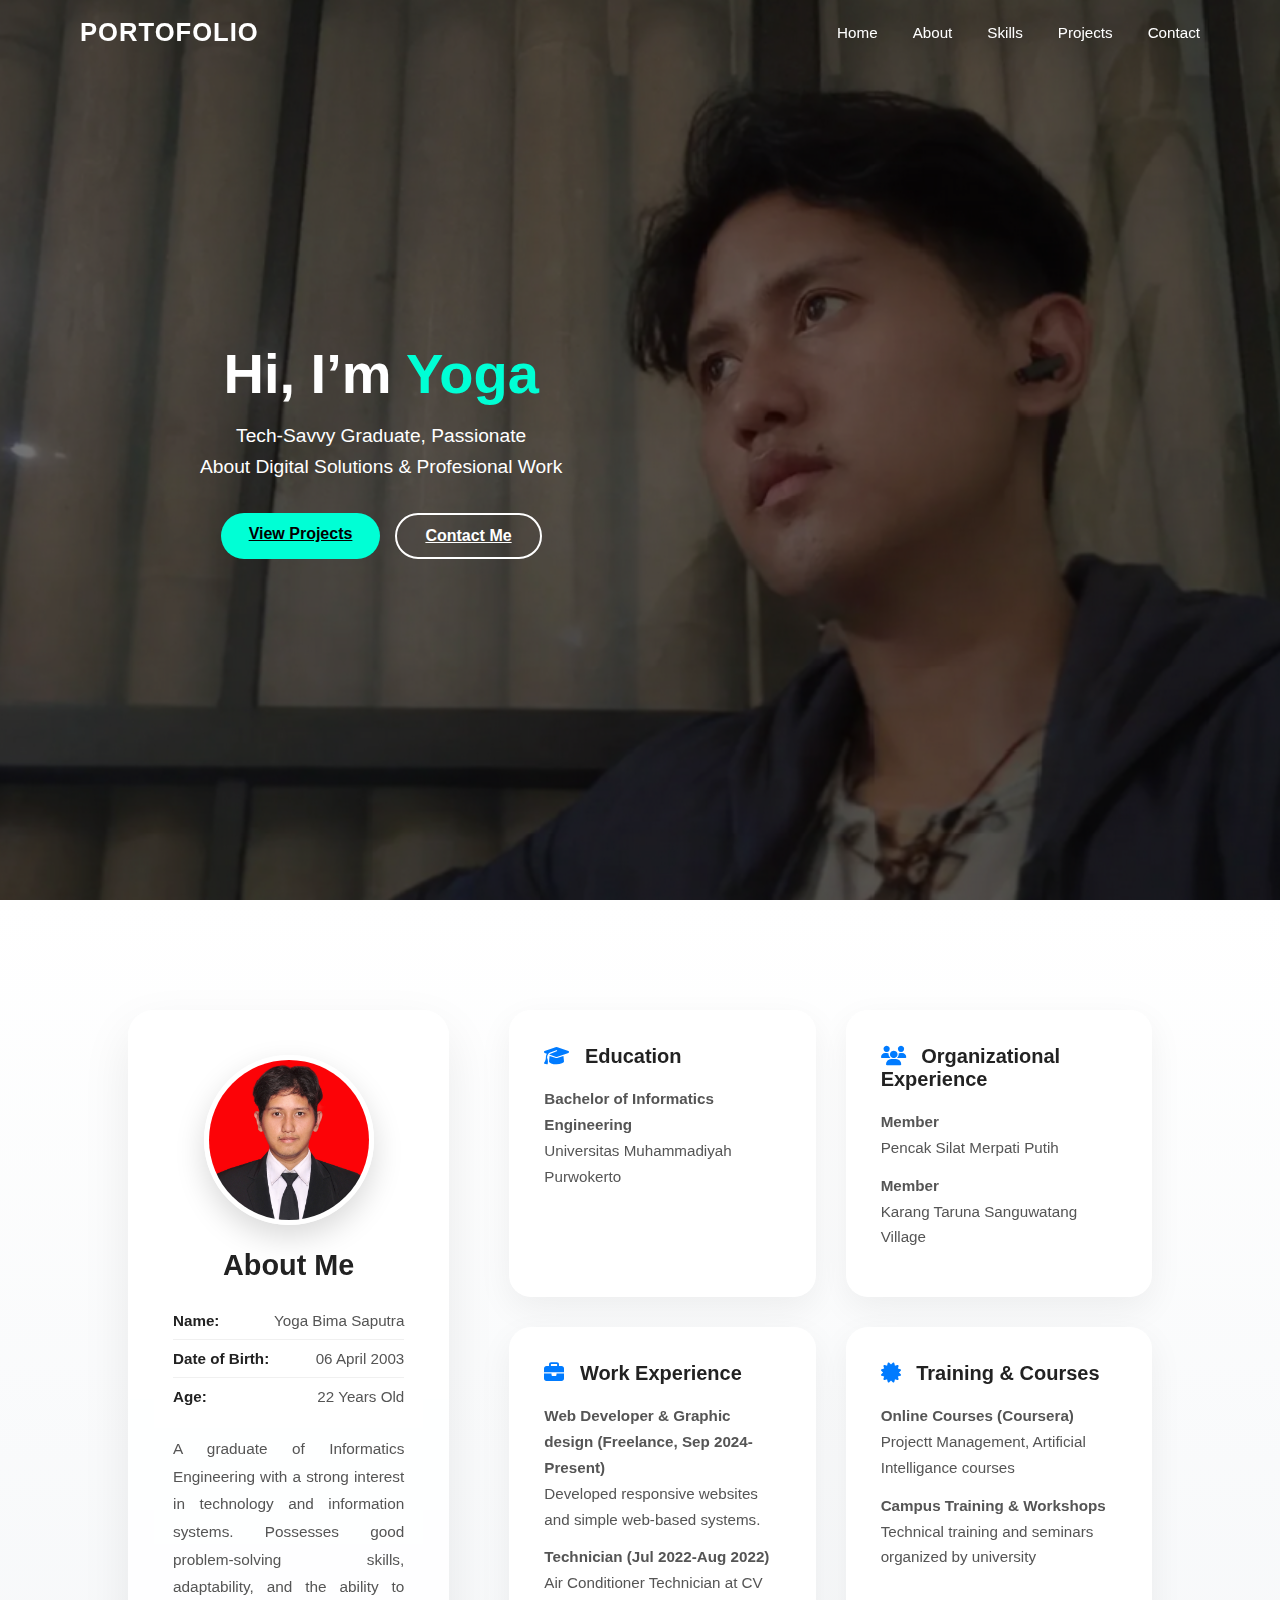
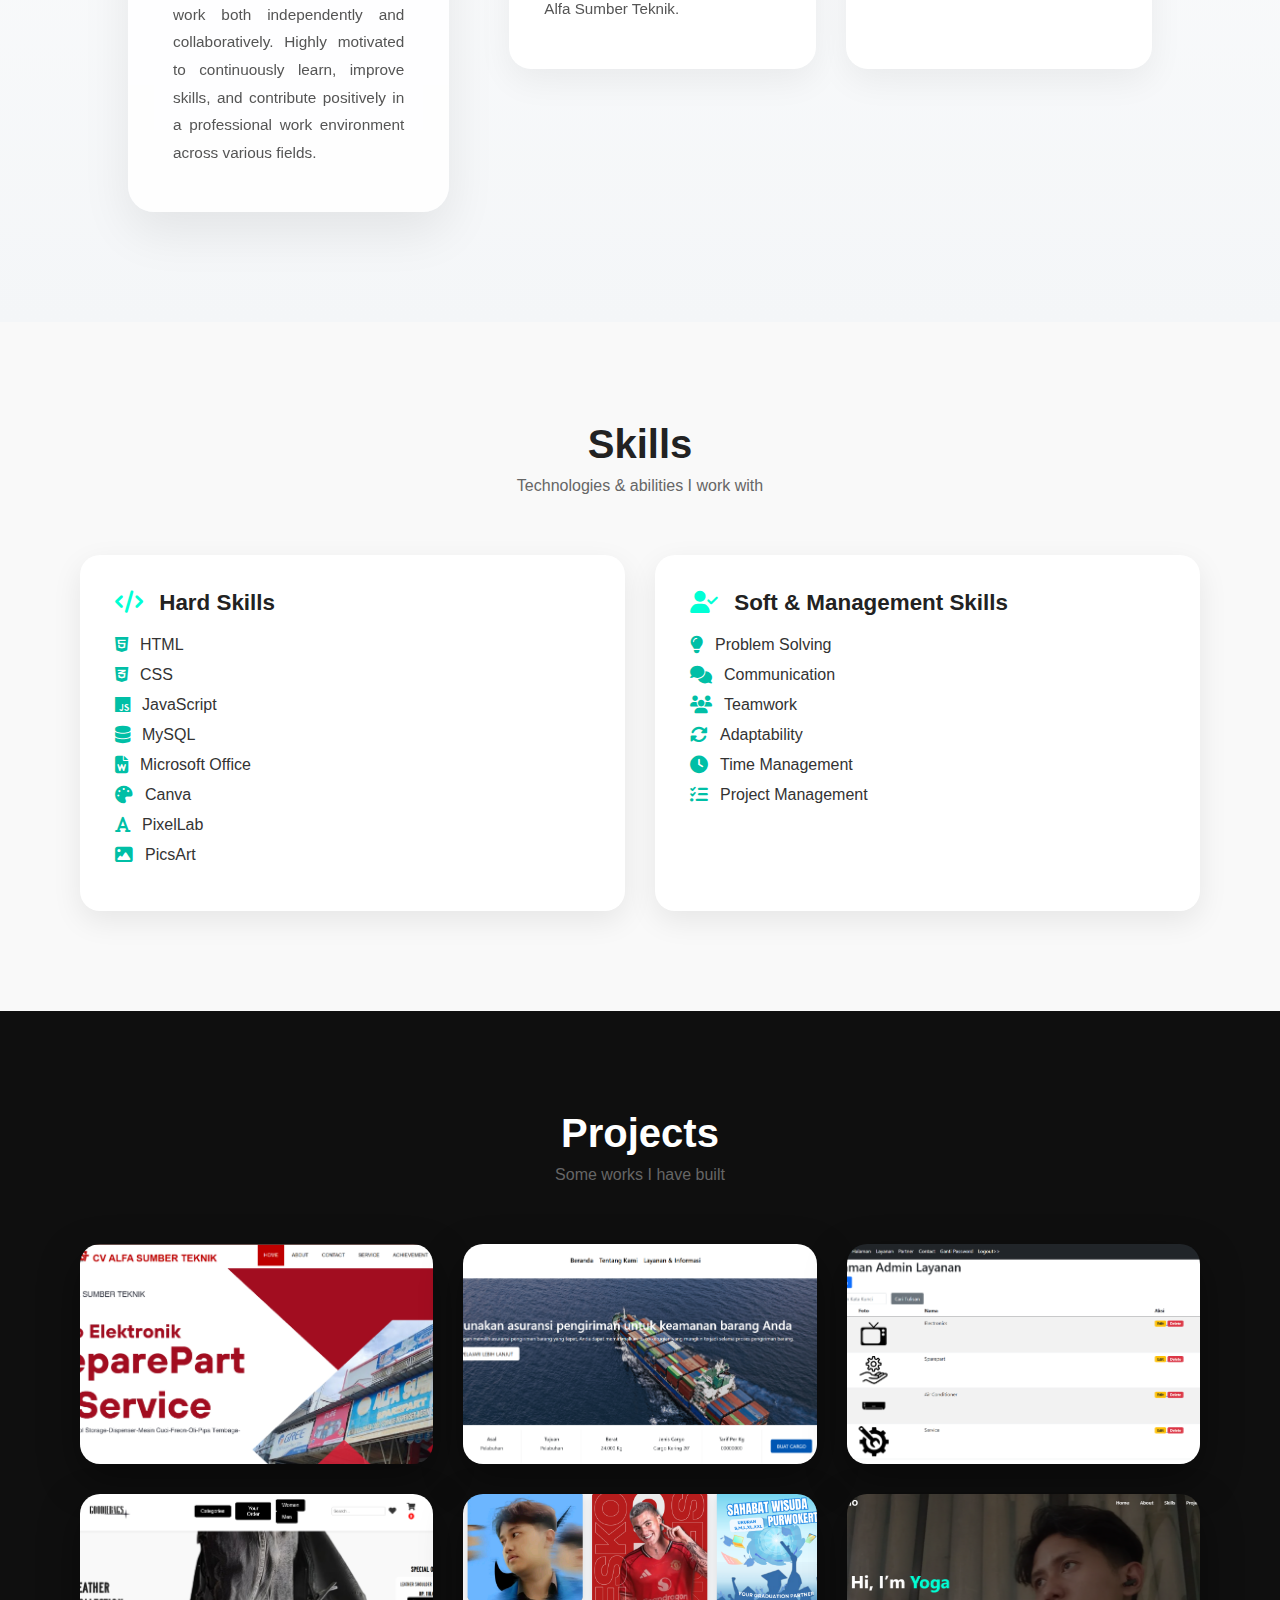
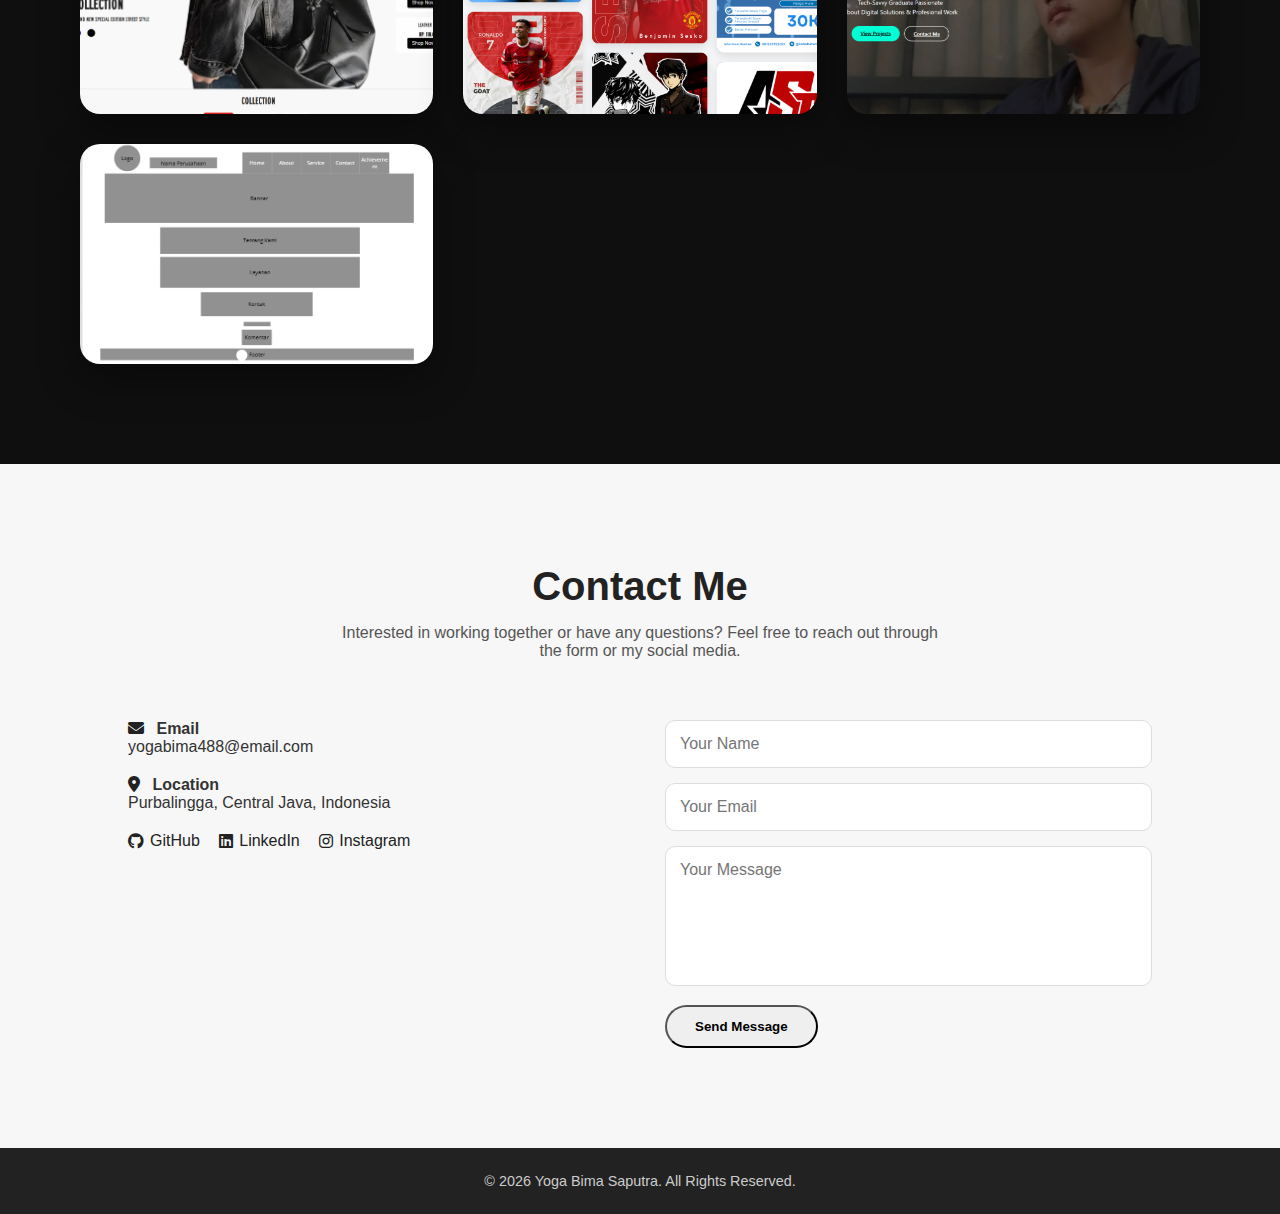
<file: index.html>
<!DOCTYPE html>
<html lang="en">
<link rel="stylesheet" href="https://cdnjs.cloudflare.com/ajax/libs/font-awesome/6.5.1/css/all.min.css">
<head>
  <meta charset="UTF-8">
  <meta name="viewport" content="width=device-width, initial-scale=1.0">
  <title>Yoga | Portfolio</title>
  <link rel="stylesheet" href="css/style.css">
</head>
<body>

  <!-- NAVBAR -->
  <nav class="navbar">
    <div class="logo">PORTOFOLIO</div>

    <ul class="nav-links">
      <li><a href="#home">Home</a></li>
      <li><a href="#about">About</a></li>
      <li><a href="#skills">Skills</a></li>
      <li><a href="#projects">Projects</a></li>
      <li><a href="#contact">Contact</a></li>
    </ul>

    <div class="menu-toggle">&#9776;</div>
  </nav>

 <!-- HERO SECTION -->
<header id="home" class="hero">
  <div class="hero-overlay"></div>

  <div class="hero-content">
    <h1>Hi, I’m <span>Yoga</span></h1>
    <p>
      Tech-Savvy Graduate, Passionate <br>
      About Digital Solutions & Profesional Work</p>

    <div class="hero-btn">
      <a href="#projects" class="btn primary">View Projects</a>
      <a href="#contact" class="btn secondary">Contact Me</a>
    </div>
  </div>
</header>
<!-- ABOUT SECTION -->
<section id="about" class="about">
  <div class="about-container">

    <!-- ABOUT PROFILE -->
<div class="about-profile">
  <img src="img/about.JPG" alt="About Image">
  <h2>About Me</h2>

  <ul class="about-info">
    <li><strong>Name:</strong> Yoga Bima Saputra</li>
    <li><strong>Date of Birth:</strong> 06 April 2003</li>
    <li><strong>Age:</strong> 22 Years Old</li>
  </ul>

  <p>
    A graduate of Informatics Engineering with a strong interest in technology
    and information systems. Possesses good problem-solving skills, adaptability,
    and the ability to work both independently and collaboratively.
    Highly motivated to continuously learn, improve skills, and contribute
    positively in a professional work environment across various fields.
  </p>
</div>

    <!-- ABOUT DETAILS -->
    <div class="about-details">

      <!-- EDUCATION -->
      <div class="about-card">
        <h3><i class="fas fa-graduation-cap"></i> Education</h3>
        <ul>
          <li>
            <strong>Bachelor of Informatics Engineering</strong><br>
            Universitas Muhammadiyah Purwokerto
          </li>
        </ul>
      </div>

      <!-- ORGANIZATION -->
      <div class="about-card">
        <h3><i class="fas fa-users"></i> Organizational Experience</h3>
        <ul>
          <li>
            <strong>Member</strong><br>
            Pencak Silat Merpati Putih
          </li>
          <li>
            <strong>Member</strong><br>
            Karang Taruna Sanguwatang Village
          </li>
        </ul>
      </div>

      <!-- WORK EXPERIENCE -->
      <div class="about-card">
        <h3><i class="fas fa-briefcase"></i> Work Experience</h3>
        <ul>
          <li>
            <strong>Web Developer & Graphic design (Freelance, Sep 2024-Present)</strong><br>
            Developed responsive websites and simple web-based systems.
          </li>
<li>
            <strong>Technician (Jul 2022-Aug 2022)</strong><br>
            Air Conditioner Technician at CV Alfa Sumber Teknik.
          </li>
        </ul>
      </div>

<!-- TRAINING -->
<div class="about-card">
  <h3><i class="fas fa-certificate"></i> Training & Courses</h3>
  <ul>
    <li>
      <strong>Online Courses (Coursera)</strong><br>
      Projectt Management, Artificial Intelligance courses
    </li>
    <li>
      <strong>Campus Training & Workshops</strong><br>
      Technical training and seminars organized by university
    </li>
  </ul>
</div>

    </div>

  </div>
</section>

<!-- SKILLS SECTION -->
<section id="skills" class="skills">
  <div class="skills-container">

    <h2 class="section-title">Skills</h2>
    <p class="section-subtitle">Technologies & abilities I work with</p>

    <div class="skills-grid">

      <!-- Hard Skills -->
      <div class="skills-card">
        <h3><i class="fas fa-code"></i> Hard Skills</h3>
        <ul>
<li><i class="fab fa-html5"></i> HTML</li>
<li><i class="fab fa-css3-alt"></i> CSS</li>
<li><i class="fab fa-js"></i> JavaScript</li>
<li><i class="fas fa-database"></i> MySQL</li>
<li><i class="fas fa-file-word"></i> Microsoft Office</li>
<li><i class="fas fa-palette"></i> Canva</li>
<li><i class="fas fa-font"></i> PixelLab</li>
<li><i class="fas fa-image"></i> PicsArt</li>
        </ul>
      </div>

      <!-- Soft & Management Skills -->
      <div class="skills-card">
        <h3><i class="fas fa-user-check"></i> Soft & Management Skills</h3>
        <ul>
          <li><i class="fas fa-lightbulb"></i> Problem Solving</li>
          <li><i class="fas fa-comments"></i> Communication</li>
          <li><i class="fas fa-users"></i> Teamwork</li>
          <li><i class="fas fa-sync-alt"></i> Adaptability</li>
          <li><i class="fas fa-clock"></i> Time Management</li>
          <li><i class="fas fa-tasks"></i> Project Management</li>
        </ul>
      </div>

    </div>
  </div>
</section>

<!-- PROJECTS SECTION -->
<section id="projects" class="projects">
  <div class="projects-container">

    <h2 class="section-title">Projects</h2>
    <p class="section-subtitle">Some works I have built</p>

    <div class="projects-grid">

      <div class="project-card" onclick="openProject(1)">
        <img src="img/project1.png" alt="Company Profile">
        <div class="project-overlay">
          <h3>Company Profile Website</h3>
          <p>Responsive company website</p>
        </div>
      </div>

      <div class="project-card" onclick="openProject(2)">
        <img src="img/project2.png" alt="Academic System">
        <div class="project-overlay">
          <h3>Goship</h3>
          <p>Website shipping cargo</p>
        </div>
      </div>

      <div class="project-card" onclick="openProject(3)">
        <img src="img/project3.png" alt="Portfolio">
        <div class="project-overlay">
          <h3>Admin Dashboard</h3>
          <p>Simple Admin Dashboard</p>
        </div>
      </div>

      <div class="project-card" onclick="openProject(4)">
        <img src="img/project4.png" alt="Admin Dashboard">
        <div class="project-overlay">
          <h3>Godiebags</h3>
          <p>Simple E-commerce website</p>
        </div>
      </div>

      <div class="project-card" onclick="openProject(5)">
        <img src="img/project5.png" alt="Landing Page">
        <div class="project-overlay">
          <h3>Editing Gallery</h3>
          <p>My Editing Gallery</p>
        </div>
      </div>

      <div class="project-card" onclick="openProject(6)">
        <img src="img/project6.png" alt="Web App">
        <div class="project-overlay">
          <h3>Portofolio Web</h3>
          <p>Personal Portofolio Website</p>
        </div>
      </div>

      <div class="project-card" onclick="openProject(7)">
        <img src="img/project7.png" alt="Web App">
        <div class="project-overlay">
          <h3>Wirefrimes Website</h3>
          <p>Designed Wirefrime for Website</p>
        </div>
      </div>

    </div>
  </div>
</section>

<div id="projectModal" class="project-modal">
  <div class="modal-content">
    <span class="close-btn" onclick="closeProject()">&times;</span>

    <h3 id="modalTitle"></h3>
    <p id="modalDesc"></p>

    <ul id="modalTech"></ul>

    <a id="modalLink" href="#" target="_blank" class="btn primary">
      View Project
    </a>
  </div>
</div>

<!-- CONTACT SECTION -->
<section id="contact" class="contact">
  <div class="contact-container">

    <h2>Contact Me</h2>
    <p class="contact-desc">
      Interested in working together or have any questions?  
      Feel free to reach out through the form or my social media.
    </p>

    <div class="contact-wrapper">

    <div class="contact-info">
  <p>
    <i class="fas fa-envelope"></i>
    <strong>Email</strong><br>
    yogabima488@email.com
  </p>

  <p>
    <i class="fas fa-location-dot"></i>
    <strong>Location</strong><br>
    Purbalingga, Central Java, Indonesia
  </p>

  <div class="social-links">
    <a href="https://github.com/YogaBima488" target="_blank">
      <i class="fab fa-github"></i> GitHub
    </a>
    <a href="https://www.linkedin.com/in/yoga-bima-saputra-8b0088373?utm_source=share&utm_campaign=share_via&utm_content=profile&utm_medium=android_app" target="_blank">
      <i class="fab fa-linkedin"></i> LinkedIn
    </a>
    <a href="https://www.instagram.com/yogaaverse?igsh=bm1sczUxYm9zaThz" target="_blank">
      <i class="fab fa-instagram"></i> Instagram
    </a>
  </div>
</div>

      <!-- Contact Form -->
      <form class="contact-form">
        <input type="text" placeholder="Your Name" required>
        <input type="email" placeholder="Your Email" required>
        <textarea placeholder="Your Message" required></textarea>
        <button type="submit" class="btn">Send Message</button>
      </form>

    </div>

  </div>
</section>

<!-- FOOTER -->
<footer class="footer">
  <p>© 2026 Yoga Bima Saputra. All Rights Reserved.</p>
</footer>
 
<script>
  const toggle = document.querySelector('.menu-toggle');
  const nav = document.querySelector('.nav-links');

  toggle.addEventListener('click', () => {
    nav.classList.toggle('active');
  });

const modal = document.getElementById("projectModal");
  const title = document.getElementById("modalTitle");
  const desc = document.getElementById("modalDesc");
  const tech = document.getElementById("modalTech");
  const link = document.getElementById("modalLink");

  const projects = {
  1: {
    title: "Company Profile Website",
    desc: "Responsive company profile website for business presentation.",
    tech: ["HTML", "CSS", "JavaScript"],
    link: "https://yogabima488.github.io/company-profile/"
  },
  2: {
    title: "Goship",
    desc: "Cargo Shipping Insurance Service Website.",
    tech: ["HTML", "JavaScript", "CSS", "Bootstrap"],
    link: "https://yogabima488.github.io/Goship/"
  },
  3: {
    title: "Admin Dashboard",
    desc: "Simple admin dashboard for company profile website.",
    tech: ["PHP", "MY SQL", "JavaScript", "CSS"],
    link: "https://github.com/YogaBima488/Admin-panel-web-company-profile"
  },
  4: {
    title: "Goodiebags",
    desc: "Simple E-commerce Website for Bags Store.",
    tech: ["HTML", "JavaScript", "CSS"],
    link: "https://yogabima488.github.io/Goodiebags/"
  },
  5: {
    title: "Editing Gallery",
    desc: "My Editting Gallery.",
    tech: ["Canva", "Pixellab", "Picsart"],
    link: "gallery.html"
  },
  6: {
    title: "Portofolio Website",
    desc: "Personal Portofolio Website.",
    tech: ["HTML", "CSS", "Javascript"],
    link: "#"
  },
7: {
    title: "Wireframes Website",
    desc: "Designed Wireframe for Website",
    tech: ["Canva"],
    link: "https://www.canva.com/design/DAGSBOgtafM/Jx8_iXJH2seHbScWyi4VBA/edit"
  }
};

function openProject(id) {
  const modal = document.getElementById("projectModal");
  const data = projects[id];

  document.getElementById("modalTitle").innerText = data.title;
  document.getElementById("modalDesc").innerText = data.desc;

  const techList = document.getElementById("modalTech");
  techList.innerHTML = "";
  data.tech.forEach(t => {
    const li = document.createElement("li");
    li.innerText = t;
    techList.appendChild(li);
  });

  document.getElementById("modalLink").href = data.link;
  modal.classList.add("active");
}

function closeProject() {
  document.getElementById("projectModal").classList.remove("active");
}
</script>
<script>
  const navbar = document.querySelector('.navbar');

  window.addEventListener('scroll', () => {
    if (window.scrollY > 50) {
      navbar.classList.add('scrolled');
    } else {
      navbar.classList.remove('scrolled');
    }
  });
</script>
</body>
</html>
</file>
<file: css/style.css>
* {
  margin: 0;
  padding: 0;
  box-sizing: border-box;
  font-family: 'Segoe UI', sans-serif;
}

body {
  background: #f7f7f7;
  color: #222;
}

/* NAVBAR */
.navbar {
  position: fixed;
  top: 0;
  left: 0;
  width: 100%;
  padding: 18px 80px;

  display: flex;
  justify-content: space-between;
  align-items: center;

  background: transparent;
  transition: all 0.35s ease;
  z-index: 1000;
}

/* Navbar saat scroll */
.navbar.scrolled {
  background: rgba(15, 15, 15, 0.75);
  backdrop-filter: blur(12px);
  box-shadow: 0 8px 30px rgba(0, 0, 0, 0.35);
}

/* Logo */
.logo {
  font-size: 1.6rem;
  font-weight: 700;
  letter-spacing: 1px;
  color: #ffffff;
  cursor: pointer;
}

/* Nav links */
.nav-links {
  list-style: none;
  display: flex;
  gap: 35px;
}

.nav-links a {
  position: relative;
  text-decoration: none;
  font-size: 0.95rem;
  font-weight: 500;
  color: #ffffff;
  transition: 0.3s ease;
}

/* underline animasi */
.nav-links a::after {
  content: "";
  position: absolute;
  left: 0;
  bottom: -6px;
  width: 0;
  height: 2px;
  background: #00ffd5;
  transition: width 0.3s ease;
}

.nav-links a:hover::after {
  width: 100%;
}

.nav-links a:hover {
  color: #00ffd5;
}

/* Toggle menu (mobile) */
.menu-toggle {
  display: none;
  font-size: 1.9rem;
  color: #fff;
  cursor: pointer;
}

@media (max-width: 768px) {
  .navbar {
    padding: 15px 25px;
  }

  .menu-toggle {
    display: block;
  }

  .nav-links {
    position: absolute;
    top: 100%;
    right: 0;
    width: 100%;
    background: rgba(15, 15, 15, 0.95);
    backdrop-filter: blur(12px);
    flex-direction: column;
    align-items: center;
    gap: 25px;
    padding: 25px 0;

    opacity: 0;
    pointer-events: none;
    transform: translateY(-10px);
    transition: 0.3s ease;
  }

  .nav-links.active {
    opacity: 1;
    pointer-events: auto;
    transform: translateY(0);
  }
}

/* HERO SECTION */
.hero {
  position: relative;
  height: 100vh;
  background: url('../img/hero.png') center/cover no-repeat;
  display: flex;
  align-items: center;
  justify-content: flex-start;
  text-align: center;
  color: #fff;
}

/* overlay gelap */
.hero-overlay {
  position: absolute;
  inset: 0;
  background: rgba(0, 0, 0, 0.55);
}

/* konten */
.hero-content {
  position: relative;
  max-width: 800px;
  padding: 200px;
}

.hero-content h1 {
  font-size: 3.5rem;
  margin-bottom: 15px;
}

.hero-content h1 span {
  color: #00ffd5;
}

.hero-content p {
  font-size: 1.2rem;
  line-height: 1.6;
  margin-bottom: 30px;
}

/* tombol */
.hero-btn {
  display: flex;
  gap: 15px;
  justify-content: center;
  flex-wrap: wrap;
}

.btn {
  padding: 12px 28px;
  border-radius: 30px;
  font-weight: 600;
  transition: 0.3s ease;
}

.btn.primary {
  background: #00ffd5;
  color: #000;
}

.btn.primary:hover {
  transform: translateY(-3px);
  box-shadow: 0 10px 25px rgba(0,255,213,0.4);
}

.btn.secondary {
  border: 2px solid #fff;
  color: #fff;
}

.btn.secondary:hover {
  background: #fff;
  color: #000;
}

@media (max-width: 768px) {
  .hero-content h1 {
    font-size: 2.5rem;
  }

  .hero-content p {
    font-size: 1rem;
  }
}

/* ABOUT SECTION */
 .about {
  padding: 110px 10%;
  background: linear-gradient(180deg, #ffffff, #f4f6f8);
}

.about-container {
  display: grid;
  grid-template-columns: 1fr 2fr;
  gap: 60px;
  align-items: start;
}

.about-profile {
  background: rgba(255, 255, 255, 0.85);
  padding: 45px;
  border-radius: 26px;
  text-align: center;
  backdrop-filter: blur(10px);
  box-shadow: 0 20px 50px rgba(0, 0, 0, 0.08);
  transition: transform 0.4s ease, box-shadow 0.4s ease;
}

.about-profile:hover {
  transform: translateY(-6px);
  box-shadow: 0 30px 70px rgba(0, 0, 0, 0.12);
}

.about-profile img {
  width: 170px;
  height: 170px;
  object-fit: cover;
  border-radius: 50%;
  margin-bottom: 20px;
  border: 5px solid #fff;
  box-shadow: 0 12px 30px rgba(0, 0, 0, 0.15);
}

.about-profile h2 {
  margin-bottom: 18px;
  font-size: 1.8rem;
  font-weight: 600;
}

/* INFO LIST */
.about-info {
  list-style: none;
  padding: 0;
  margin: 20px 0;
  text-align: left;
}

.about-info li {
  display: flex;
  justify-content: space-between;
  padding: 10px 0;
  font-size: 0.95rem;
  color: #555;
  border-bottom: 1px solid rgba(0,0,0,0.06);
}

.about-info li:last-child {
  border-bottom: none;
}

.about-info strong {
  color: #222;
}

/* DESCRIPTION */
.about-profile p {
  margin-top: 20px;
  color: #555;
  font-size: 0.96rem;
  line-height: 1.8;
  text-align: justify;
}

.about-details {
  display: grid;
  grid-template-columns: repeat(auto-fit, minmax(260px, 1fr));
  gap: 30px;
}

.about-card {
  background: #ffffff;
  padding: 35px;
  border-radius: 22px;
  box-shadow: 0 12px 35px rgba(0,0,0,0.06);
  transition: all 0.35s ease;
  position: relative;
  overflow: hidden;
}

.about-card::before {
  content: "";
  position: absolute;
  inset: 0;
  background: linear-gradient(135deg, #00ffd5, #007bff);
  opacity: 0;
  transition: 0.35s;
}

.about-card:hover::before {
  opacity: 0.08;
}

.about-card:hover {
  transform: translateY(-8px);
}

.about-card h3 {
  margin-bottom: 18px;
  font-size: 1.25rem;
  font-weight: 600;
  position: relative;
  z-index: 1;
}

.about-card i {
  margin-right: 10px;
  color: #007bff;
}

.about-card ul {
  list-style: none;
  padding: 0;
  position: relative;
  z-index: 1;
}

.about-card li {
  margin-bottom: 12px;
  color: #555;
  line-height: 1.7;
  font-size: 0.95rem;
}

@media (max-width: 900px) {
  .about-container {
    grid-template-columns: 1fr;
  }

  .about-profile {
    margin-bottom: 40px;
  }
}

/* SKILLS SECTION */
.skills {
  padding: 100px 80px;
  background: #f9f9f9;
}

.section-title {
  font-size: 2.5rem;
  text-align: center;
  margin-bottom: 10px;
}

.section-subtitle {
  text-align: center;
  color: #666;
  margin-bottom: 60px;
}

/* grid */
.skills-grid {
  display: grid;
  grid-template-columns: repeat(auto-fit, minmax(280px, 1fr));
  gap: 30px;
}

/* card */
.skills-card {
  background: #fff;
  padding: 35px;
  border-radius: 20px;
  box-shadow: 0 10px 30px rgba(0,0,0,0.08);
  transition: 0.3s ease;
}

.skills-card:hover {
  transform: translateY(-8px);
  box-shadow: 0 20px 40px rgba(0,0,0,0.12);
}

.skills-card h3 {
  margin-bottom: 20px;
  font-size: 1.4rem;
}

.skills-card h3 i {
  color: #00ffd5;
  margin-right: 10px;
}

/* list */
.skills-card ul {
  list-style: none;
}

.skills-card ul li {
  display: flex;
  align-items: center;
  gap: 12px;
  margin-bottom: 12px;
  font-size: 1rem;
  color: #333;
}

.skills-card ul li i {
  color: #00bfa6;
  font-size: 1.1rem;
}

@media (max-width: 768px) {
  .skills {
    padding: 80px 25px;
  }
}

.projects {
  padding: 100px 80px;
  background: #0f0f0f;
  color: #fff;
}

.projects-grid {
  display: grid;
  grid-template-columns: repeat(auto-fit, minmax(280px, 1fr));
  gap: 30px;
}

.project-card {
  position: relative;
  height: 220px;
  border-radius: 20px;
  overflow: hidden;
  cursor: pointer;
  box-shadow: 0 15px 40px rgba(0,0,0,0.4);
  transition: transform 0.4s ease, box-shadow 0.4s ease;
}

.project-card img {
  width: 100%;
  height: 100%;
  object-fit: cover;
  display: block;
  transition: transform 0.4s ease;
}

.project-card:hover img {
  transform: scale(1.1);
}

.project-overlay {
  position: absolute;
  inset: 0;
  background: linear-gradient(to top, rgba(0,0,0,0.9), rgba(0,0,0,0.1));
  display: flex;
  flex-direction: column;
  justify-content: flex-end;
  padding: 25px;
  opacity: 0;
  transition: opacity 0.4s ease;
}

.project-card:hover .project-overlay {
  opacity: 1;
}


/* MODAL BACKDROP */
.project-modal {
  position: fixed;
  inset: 0;
  display: flex;
  align-items: center;
  justify-content: center;
  opacity: 0;
  pointer-events: none;
  transition: opacity 0.35s ease;
  z-index: 2000;
}
.project-modal::before {
  content: "";
  position: absolute;
  inset: 0;
  background: rgba(0,0,0,0.75);
  backdrop-filter: blur(10px);
}
/* active */
.project-modal.active {
  opacity: 1;
  pointer-events: auto;
}


/* MODAL BOX */
.modal-content {
  position: relative;
  z-index: 2;
  background: linear-gradient(145deg, #121212, #0c0c0c);
  color: #fff;
  padding: 36px 40px;
  border-radius: 22px;
  max-width: 520px;
  width: 90%;
  max-height: 85vh;
  overflow-y: auto;

  transform: scale(0.92) translateY(24px);
  transition: transform 0.35s ease, opacity 0.35s ease;
  box-shadow: 0 40px 90px rgba(0,0,0,0.75);
}

.project-modal.active .modal-content {
  transform: scale(1) translateY(0);
}

/* CLOSE BUTTON */
.close-btn {
  position: absolute;
  top: 14px;
  right: 16px;
  width: 38px;
  height: 38px;
  border-radius: 50%;
  background: rgba(255,255,255,0.08);
  color: #fff;
  display: flex;
  align-items: center;
  justify-content: center;
  font-size: 1.4rem;
  cursor: pointer;
  transition: all 0.3s ease;
}

.close-btn:hover {
  background: #00ffd5;
  color: #000;
  transform: rotate(90deg) scale(1.05);
}
body.modal-open {
  overflow: hidden;
}
.modal-content h3 {
  margin-bottom: 10px;
}

.modal-content p {
  margin-bottom: 16px;
  color: #ccc;
  line-height: 1.6;
}

/* list tech */
#modalTech {
  margin: 0 0 25px;
  padding-left: 18px;
}

#modalTech li {
  margin-bottom: 6px;
  font-size: 0.9rem;
}

/* tombol area */
.modal-actions {
  display: flex;
  justify-content: flex-start;
  margin-top: 10px;
}

/* button */
.modal-actions .btn {
  padding: 12px 26px;
  border-radius: 30px;
  background: #00ffd5;
  color: #000;
  font-weight: 600;
  text-decoration: none;
  transition: 0.3s ease;
}

.modal-actions .btn:hover {
  transform: translateY(-2px);
  box-shadow: 0 10px 25px rgba(0,255,213,0.4);
}

/* CONTACT */
.contact {
  padding: 100px 10%;
  background: #f7f7f7;
}

.contact-container h2 {
  text-align: center;
  font-size: 2.5rem;
  margin-bottom: 15px;
}

.contact-desc {
  text-align: center;
  color: #555;
  max-width: 600px;
  margin: 0 auto 60px;
}

.contact-wrapper {
  display: grid;
  grid-template-columns: 1fr 1fr;
  gap: 50px;
}

.contact-info p {
  margin-bottom: 20px;
  color: #333;
}

.social-links a {
  display: inline-block;
  margin-right: 15px;
  text-decoration: none;
  color: #222;
  font-weight: 500;
  transition: 0.3s;
}

.social-links a:hover {
  color: #777;
}

.contact-form input,
.contact-form textarea {
  width: 100%;
  padding: 14px;
  margin-bottom: 15px;
  border: 1px solid #ddd;
  border-radius: 10px;
  font-size: 1rem;
}

.contact-form textarea {
  resize: none;
  height: 140px;
}

/* FOOTER */
.footer {
  background: #222;
  color: #ccc;
  text-align: center;
  padding: 25px 10%;
  font-size: 0.9rem;
}

@media (max-width: 768px) {

  .contact-wrapper {
    grid-template-columns: 1fr;
    text-align: center;
  }

  .social-links {
    margin-bottom: 30px;
  }
}

/* ICONS */
.contact-info i {
  margin-right: 8px;
  color: #222;
}

.social-links a i {
  margin-right: 6px;
}

.social-links a {
  display: inline-flex;
  align-items: center;
  margin-right: 15px;
  font-weight: 500;
}

.social-links a:hover i {
  transform: translateY(-2px);
}

.contact-info i,
.social-links a i {
  transition: 0.3s;
}
</file>
